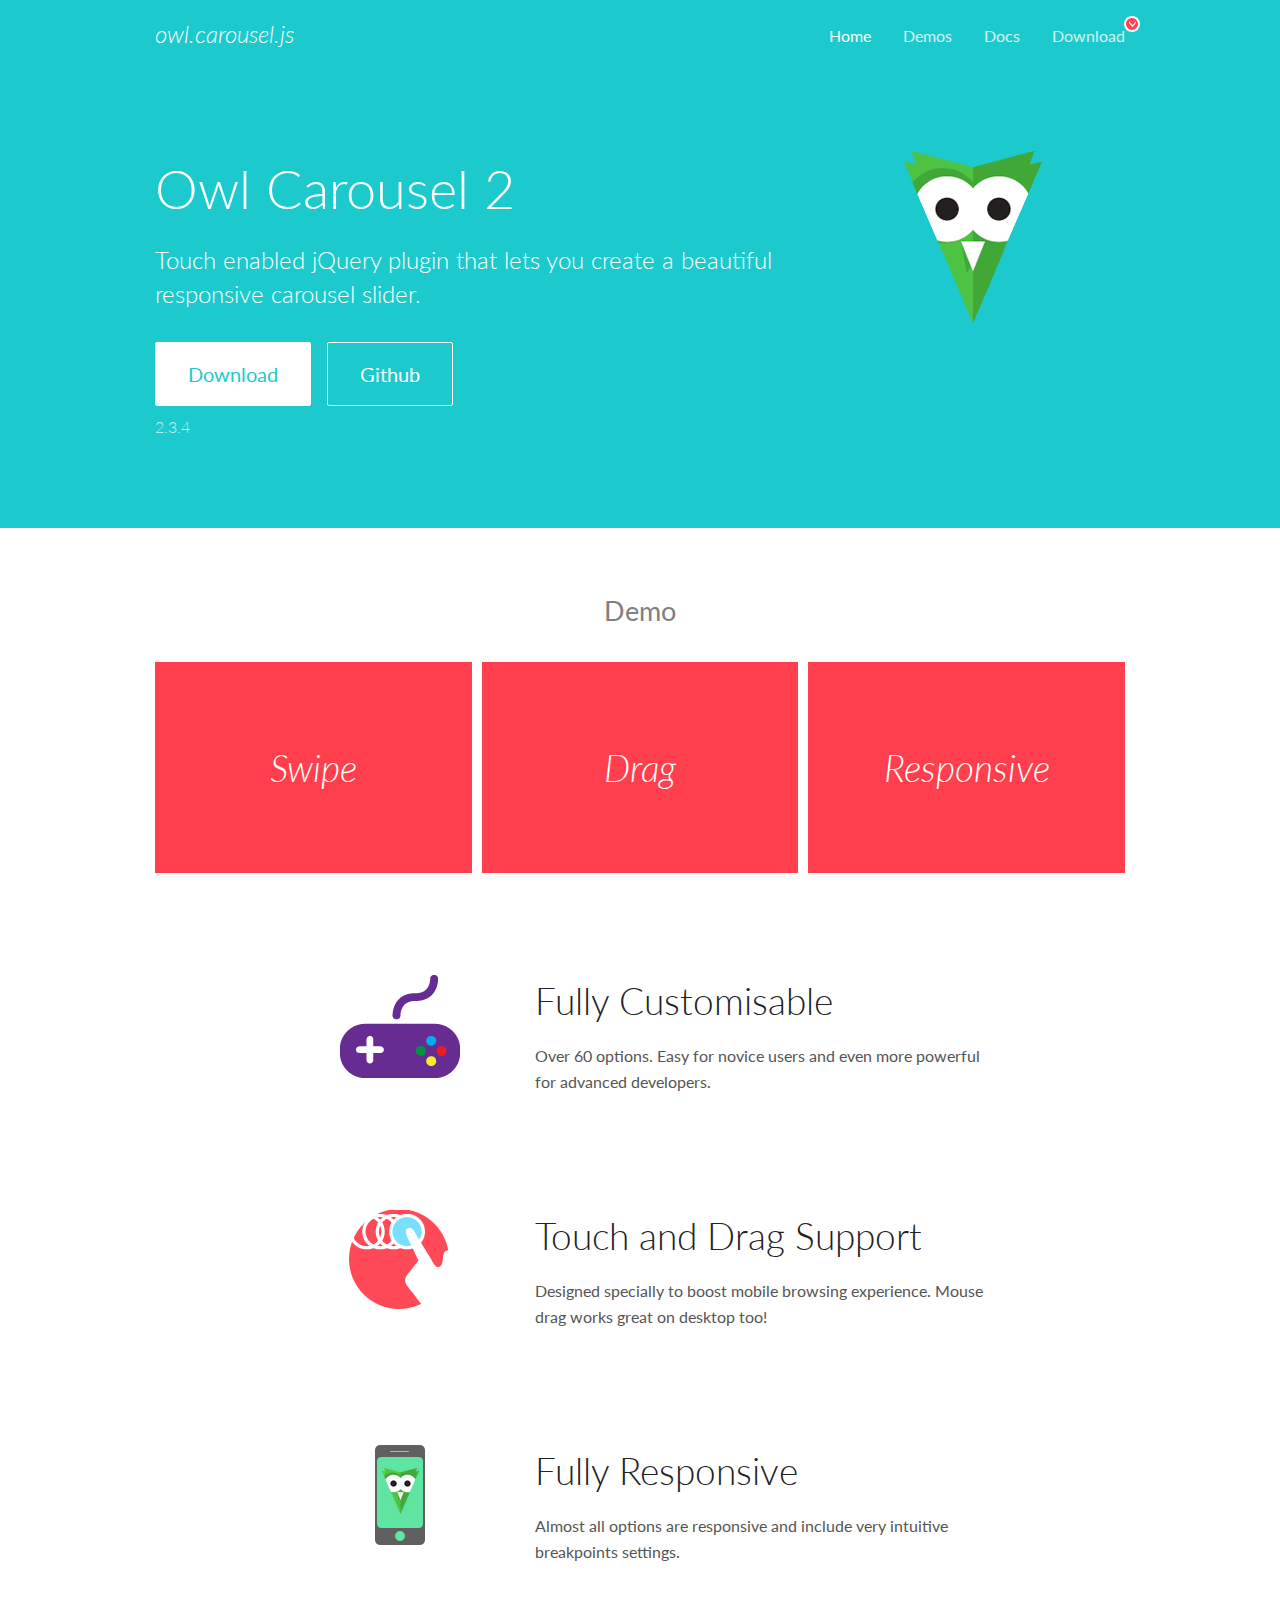
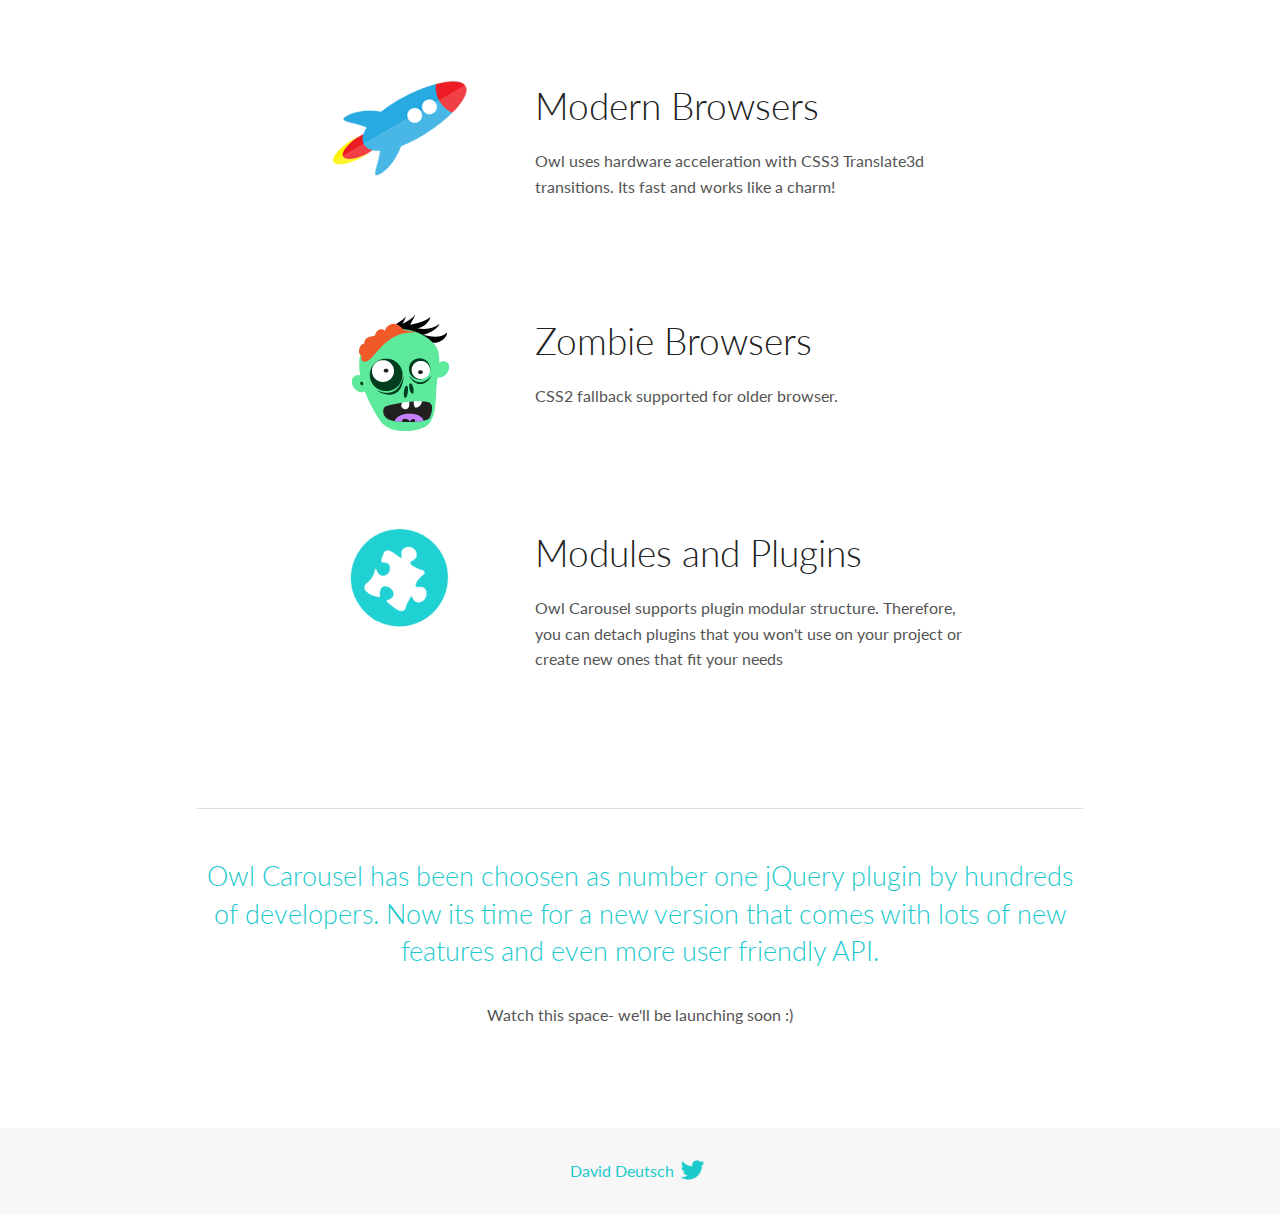
<file: petcare/static/OwlCarousel2-2.3.4/docs/index.html>
<!DOCTYPE html>
<html lang="en">
  <head>

    <!-- head -->
    <meta charset="utf-8">
    <meta name="msapplication-tap-highlight" content="no" />
    <meta name="viewport" content="width=device-width, initial-scale=1.0" />
    <meta name="description" content="Touch enabled jQuery plugin that lets you create beautiful responsive carousel slider.">
    <meta name="author" content="David Deutsch">
    <title>
      Home | Owl Carousel | 2.3.4
    </title>

    <!-- Stylesheets -->
    <link href='https://fonts.googleapis.com/css?family=Lato:300,400,700,400italic,300italic' rel='stylesheet' type='text/css'>
    <link rel="stylesheet" href="assets/css/docs.theme.min.css">

    <!-- Owl Stylesheets -->
    <link rel="stylesheet" href="assets/owlcarousel/assets/owl.carousel.min.css">
    <link rel="stylesheet" href="assets/owlcarousel/assets/owl.theme.default.min.css">

    <!-- HTML5 shim and Respond.js IE8 support of HTML5 elements and media queries -->

    <!--[if lt IE 9]>
      <script src="https://oss.maxcdn.com/libs/html5shiv/3.7.0/html5shiv.js"></script>
      <script src="https://oss.maxcdn.com/libs/respond.js/1.3.0/respond.min.js"></script>
    <![endif]-->

    <!-- Favicons -->
    <link rel="apple-touch-icon-precomposed" sizes="144x144" href="assets/ico/apple-touch-icon-144-precomposed.png">
    <link rel="shortcut icon" href="assets/ico/favicon.png">
    <link rel="shortcut icon" href="favicon.ico">

    <!-- Yeah i know js should not be in header. Its required for demos.-->

    <!-- javascript -->
    <script src="assets/vendors/jquery.min.js"></script>
    <script src="assets/owlcarousel/owl.carousel.js"></script>
  </head>
  <body>

    <!-- header -->
    <header class="header">
      <div class="row">
        <div class="large-12 columns">
          <div class="brand left">
            <h3>
              <a href="/OwlCarousel2/">owl.carousel.js</a> 
            </h3>
          </div>
          <a id="toggle-nav" class="right">
            <span></span> <span></span> <span></span> 
          </a> 
          <div class="nav-bar">
            <ul class="clearfix">
              <li class="active">
                <a href="/OwlCarousel2/index.html">Home</a> 
              </li>
              <li> <a href="/OwlCarousel2/demos/demos.html">Demos</a>  </li>
              <li> <a href="/OwlCarousel2/docs/started-welcome.html">Docs</a>  </li>
              <li>
                <a href="https://github.com/OwlCarousel2/OwlCarousel2/archive/2.3.4.zip">Download</a> 
                <span class="download"></span> 
              </li>
            </ul>
          </div>
        </div>
      </div>
    </header>

    <!-- home panel -->
    <section id="hero">
      <div class="row">
        <div class="large-8 medium-8 columns">
          <h1>Owl Carousel 2</h1>
          <h4>Touch enabled jQuery plugin that lets you create a beautiful responsive carousel slider.</h4>
          <a href="https://github.com/OwlCarousel2/OwlCarousel2/archive/2.3.4.zip" class="hero-button">Download</a> 
          <a href="https://github.com/OwlCarousel2/OwlCarousel2" class="hero-button outline">Github</a> 
          <p>2.3.4</p>
        </div>
        <div class="large-4 medium-4 columns">
          <img class="owl-logo" src="assets/img/owl-logo.png" alt="mr. Owl">
        </div>
      </div>
    </section>

    <!-- body -->
    <div class="home-demo">
      <div class="row">
        <div class="large-12 columns">
          <h3>Demo</h3>
          <div class="owl-carousel">
            <div class="item">
              <h2>Swipe</h2>
            </div>
            <div class="item">
              <h2>Drag</h2>
            </div>
            <div class="item">
              <h2>Responsive</h2>
            </div>
            <div class="item">
              <h2>CSS3</h2>
            </div>
            <div class="item">
              <h2>Fast</h2>
            </div>
            <div class="item">
              <h2>Easy</h2>
            </div>
            <div class="item">
              <h2>Free</h2>
            </div>
            <div class="item">
              <h2>Upgradable</h2>
            </div>
            <div class="item">
              <h2>Tons of options</h2>
            </div>
            <div class="item">
              <h2>Infinity</h2>
            </div>
            <div class="item">
              <h2>Auto Width</h2>
            </div>
          </div>
        </div>
      </div>
    </div>
    <script>
      var owl = $('.owl-carousel');
      owl.owlCarousel({
        margin: 10,
        loop: true,
        responsive: {
          0: {
            items: 1
          },
          600: {
            items: 2
          },
          1000: {
            items: 3
          }
        }
      })
    </script>

    <!-- features -->
    <div id="features">
      <div class="row">
        <div class="small-12 medium-9 small-centered columns">
          <section class="row feature">
            <div class="medium-4 small-12 columns">
              <img src="assets/img/feature-options.png" alt="">
            </div>
            <div class="medium-8 small-12 columns">
              <h2>Fully Customisable</h2>
              <p>Over 60 options. Easy for novice users and even more powerful for advanced developers.</p>
            </div>
          </section>
          <section class="row feature">
            <div class="medium-4 small-12 columns">
              <img src="assets/img/feature-drag.png" alt="">
            </div>
            <div class="medium-8 small-12 columns">
              <h2>Touch and Drag Support</h2>
              <p>Designed specially to boost mobile browsing experience. Mouse drag works great on desktop too!</p>
            </div>
          </section>
          <section class="row feature">
            <div class="medium-4 small-12 columns">
              <img src="assets/img/feature-responsive.png" alt="">
            </div>
            <div class="medium-8 small-12 columns">
              <h2>Fully Responsive</h2>
              <p>Almost all options are responsive and include very intuitive breakpoints settings.</p>
            </div>
          </section>
          <section class="row feature">
            <div class="medium-4 small-12 columns">
              <img src="assets/img/feature-modern.png" alt="">
            </div>
            <div class="medium-8 small-12 columns">
              <h2>Modern Browsers</h2>
              <p>Owl uses hardware acceleration with CSS3 Translate3d transitions. Its fast and works like a charm! </p>
            </div>
          </section>
          <section class="row feature">
            <div class="medium-4 small-12 columns">
              <img src="assets/img/feature-zombie.png" alt="">
            </div>
            <div class="medium-8 small-12 columns">
              <h2>Zombie Browsers</h2>
              <p>CSS2 fallback supported for older browser.</p>
            </div>
          </section>
          <section class="row feature">
            <div class="medium-4 small-12 columns">
              <img src="assets/img/feature-module.png" alt="">
            </div>
            <div class="medium-8 small-12 columns">
              <h2>Modules and Plugins</h2>
              <p>Owl Carousel supports plugin modular structure. Therefore, you can detach plugins that you won&#x27;t use on your project or create new ones that fit your needs</p>
            </div>
          </section>
        </div>
      </div>
    </div>

    <!-- footer -->
    <section id="teaser-text">
      <div class="row">
        <div class="small-12 medium-11 small-centered columns">
          <hr>
          <h3 id="owl-carousel-has-been-choosen-as-number-one-jquery-plugin-by-hundreds-of-developers-now-its-time-for-a-new-version-that-comes-with-lots-of-new-features-and-even-more-user-friendly-api-">Owl Carousel has been choosen as number one jQuery plugin by hundreds of developers. Now its time for a new version that comes with lots of new features and even more user friendly API.</h3>
          <p>Watch this space- we&#39;ll be launching soon :)</p>
        </div>
      </div>
    </section>

    <!-- footer -->
    <footer class="footer">
      <div class="row">
        <div class="large-12 columns">
          <h5>
            <a href="/OwlCarousel2/docs/support-contact.html">David Deutsch</a> 
            <a id="custom-tweet-button" href="https://twitter.com/share?url=https://github.com/OwlCarousel2/OwlCarousel2&text=Owl Carousel - This is so awesome! " target="_blank"></a> 
          </h5>
        </div>
      </div>
    </footer>

    <!-- vendors -->
    <script src="assets/vendors/highlight.js"></script>
    <script src="assets/js/app.js"></script>
  </body>
</html>
</file>
